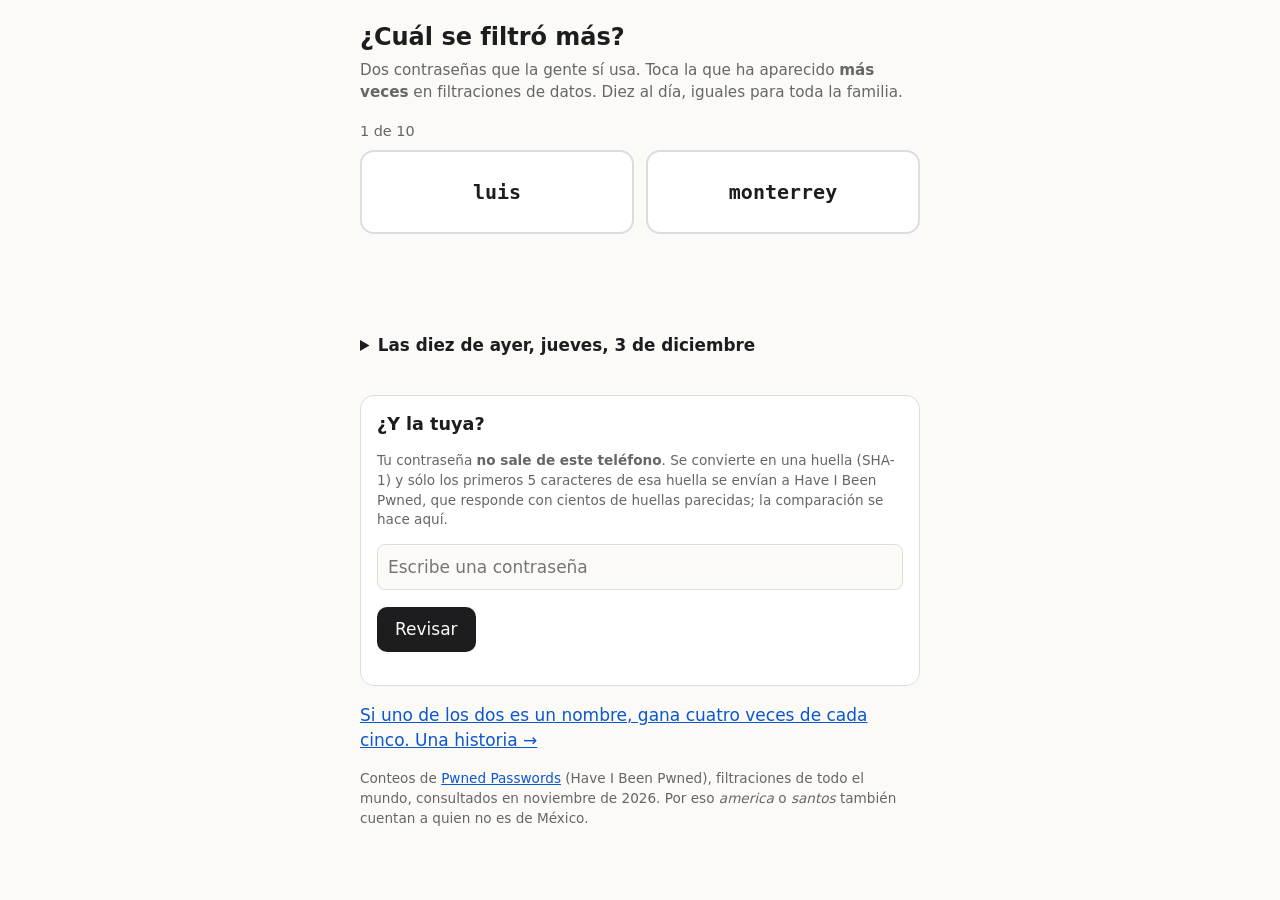
<file: index.html>
<!doctype html>
<html lang="es-MX">
<head>
<meta charset="utf-8">
<meta name="viewport" content="width=device-width, initial-scale=1">
<title>¿Cuál se filtró más? · un juego diario de contraseñas</title>
<meta name="description" content="Dos contraseñas que se usan en México: toca la que aparece más en filtraciones de datos. Diez pares al día, los mismos para todos.">
<meta property="og:type" content="website">
<meta property="og:url" content="https://matmat202.github.io/cual-se-filtro/">
<meta property="og:title" content="¿Cuál se filtró más?">
<meta property="og:description" content="Dos contraseñas que se usan en México: ¿cuál aparece más en filtraciones? Diez al día.">
<meta property="og:image" content="https://matmat202.github.io/cual-se-filtro/icons/card.png">
<meta property="og:image:width" content="1200">
<meta property="og:image:height" content="630">
<meta property="og:locale" content="es_MX">
<meta name="twitter:card" content="summary_large_image">
<link rel="apple-touch-icon" href="icons/icon-180.png">
<style>
  :root { --bg:#fbfaf7; --fg:#1d1d1f; --mute:#666; --ok:#1a7f37; --bad:#b42318; --warn:#8a5300; --card:#fff; --line:#ddd; --accent:#b42318; --link:#0b57d0; }
  @media (prefers-color-scheme: dark) { :root { --bg:#141414; --fg:#eee; --mute:#aaa; --ok:#4ac26b; --bad:#ff6b5e; --warn:#f0b54a; --card:#1f1f1f; --line:#333; --accent:#ff6b5e; --link:#8ab4f8; } }
  body { margin:0; font:17px/1.45 system-ui, sans-serif; background:var(--bg); color:var(--fg); }
  main { max-width:560px; margin:0 auto; padding:20px 16px 48px; }
  h1 { font-size:1.5rem; margin:0 0 4px; }
  .sub { color:var(--mute); margin:0 0 18px; font-size:.95rem; }
  .progress { color:var(--mute); font-size:.9rem; margin-bottom:8px; }
  .pair { display:grid; grid-template-columns:1fr 1fr; gap:12px; }
  button.pw { font:600 1.25rem ui-monospace, monospace; padding:28px 8px; border-radius:14px;
    border:2px solid var(--line); background:var(--card); color:var(--fg); cursor:pointer; overflow-wrap:anywhere; }
  button.pw:disabled { cursor:default; }
  button.pw.win { border-color:var(--ok); } button.pw.lose { opacity:.75; }
  .n { display:block; font:400 .95rem system-ui, sans-serif; color:var(--mute); margin-top:8px; }
  #verdict { min-height:3em; margin:14px 0 8px; }
  .ok { color:var(--ok); font-weight:600; } .bad { color:var(--bad); font-weight:600; } .warn { color:var(--warn); font-weight:600; }
  button.next { font:inherit; padding:10px 18px; border-radius:10px; border:0; background:var(--fg); color:var(--bg); cursor:pointer; }
  section.box { margin-top:32px; padding:16px; border:1px solid var(--line); border-radius:14px; background:var(--card); }
  section.box h2 { font-size:1.1rem; margin:0 0 6px; }
  input[type=password] { font:inherit; width:100%; box-sizing:border-box; padding:10px; border-radius:8px; border:1px solid var(--line); background:var(--bg); color:var(--fg); }
  .small { color:var(--mute); font-size:.85rem; }
  a { color:var(--link); }
  h2.rev { font-size:1.1rem; margin:22px 0 2px; }
  ol.review { list-style:none; padding:0; margin:8px 0 18px; }
  ol.review li { display:grid; grid-template-columns:1.6em 1fr auto 1fr; gap:6px; align-items:baseline; padding:8px 0; border-bottom:1px solid var(--line); }
  ol.review .w { font-family:ui-monospace, monospace; overflow-wrap:anywhere; }
  ol.review .w b { font-weight:600; }
  ol.review .picked b { text-decoration:underline; text-underline-offset:3px; text-decoration-thickness:2px; }
  ol.review .c { display:block; font:400 .85rem system-ui, sans-serif; color:var(--mute); }
  ol.review .gt { color:var(--mute); }
  ol.review.plain li { grid-template-columns:1fr auto 1fr; }
  details.ayer { margin-top:28px; }
  details.ayer summary { cursor:pointer; font-weight:600; font-size:1.05rem; padding:6px 0; }
  [hidden] { display:none !important; }
</style>
</head>
<body>
<main>
  <h1>¿Cuál se filtró más?</h1>
  <p class="sub">Dos contraseñas que la gente sí usa. Toca la que ha aparecido <b>más veces</b> en filtraciones de datos. Diez al día, iguales para toda la familia.</p>

  <div id="game">
    <div class="progress" id="progress"></div>
    <div class="pair" id="pair"></div>
    <div id="verdict" aria-live="polite"></div>
    <button class="next" id="next" hidden>Siguiente</button>
  </div>
  <div id="done" hidden>
    <p id="score" class="ok"></p>
    <p id="share-line"></p>
    <p id="streak"></p>
    <p><button class="next" id="share">Compartir resultado</button></p>
    <p id="share-out" class="small" aria-live="polite" style="white-space:pre-line"></p>
    <h2 class="rev">Las diez de hoy</h2>
    <p class="small">Primero la que se filtró más; subrayada, la que tocaste. Las cifras son veces vistas en filtraciones.</p>
    <ol id="review" class="review"></ol>
    <p>Si alguna de estas es tu contraseña, cámbiala: quien roba cuentas prueba primero estas listas. Mejor una frase larga que sólo tú sepas (por ejemplo cuatro palabras al azar) y un gestor de contraseñas.</p>
  </div>

  <details id="ayer" class="ayer" hidden>
    <summary>Las diez de ayer, <span id="ayer-date"></span></summary>
    <p class="small">Primero la que se filtró más. Por si no jugaste ayer, o para discutirlo en el chat.</p>
    <ol id="ayer-list" class="review plain"></ol>
  </details>

  <section class="box">
    <h2>¿Y la tuya?</h2>
    <p class="small">Tu contraseña <b>no sale de este teléfono</b>. Se convierte en una huella (SHA-1) y sólo los primeros 5 caracteres de esa huella se envían a Have I Been Pwned, que responde con cientos de huellas parecidas; la comparación se hace aquí.</p>
    <input type="password" id="mine" autocomplete="off" enterkeyhint="go" placeholder="Escribe una contraseña">
    <p><button class="next" id="check">Revisar</button></p>
    <p id="mine-out" aria-live="polite"></p>
  </section>

  <p><a href="story/">Si uno de los dos es un nombre, gana cuatro veces de cada cinco. Una historia →</a></p>
  <p class="small">Conteos de <a href="https://haveibeenpwned.com/Passwords">Pwned Passwords</a> (Have I Been Pwned), filtraciones de todo el mundo, consultados en noviembre de 2026. Por eso <i>america</i> o <i>santos</i> también cuentan a quien no es de México.</p>
</main>
<script src="counts.js"></script>
<script src="leak-logic.js"></script>
<script src="app.js"></script>
</body>
</html>
</file>
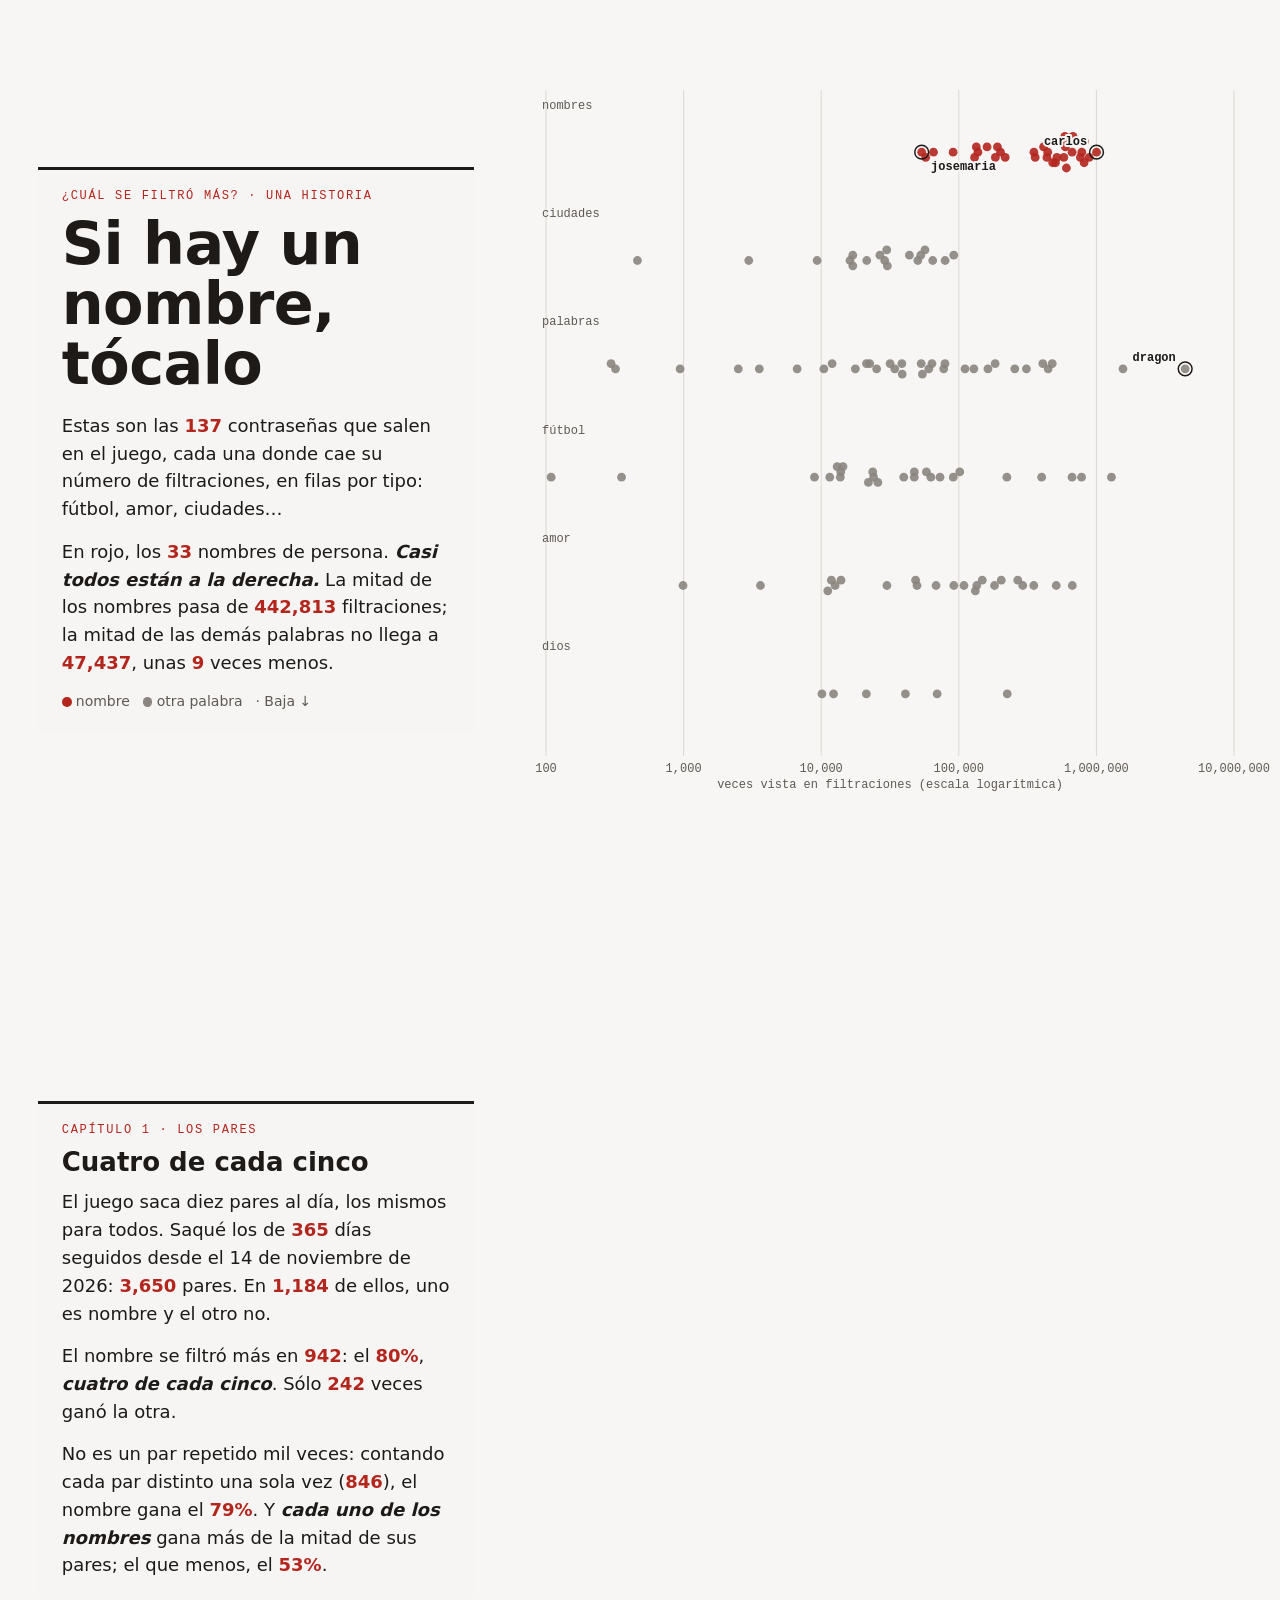
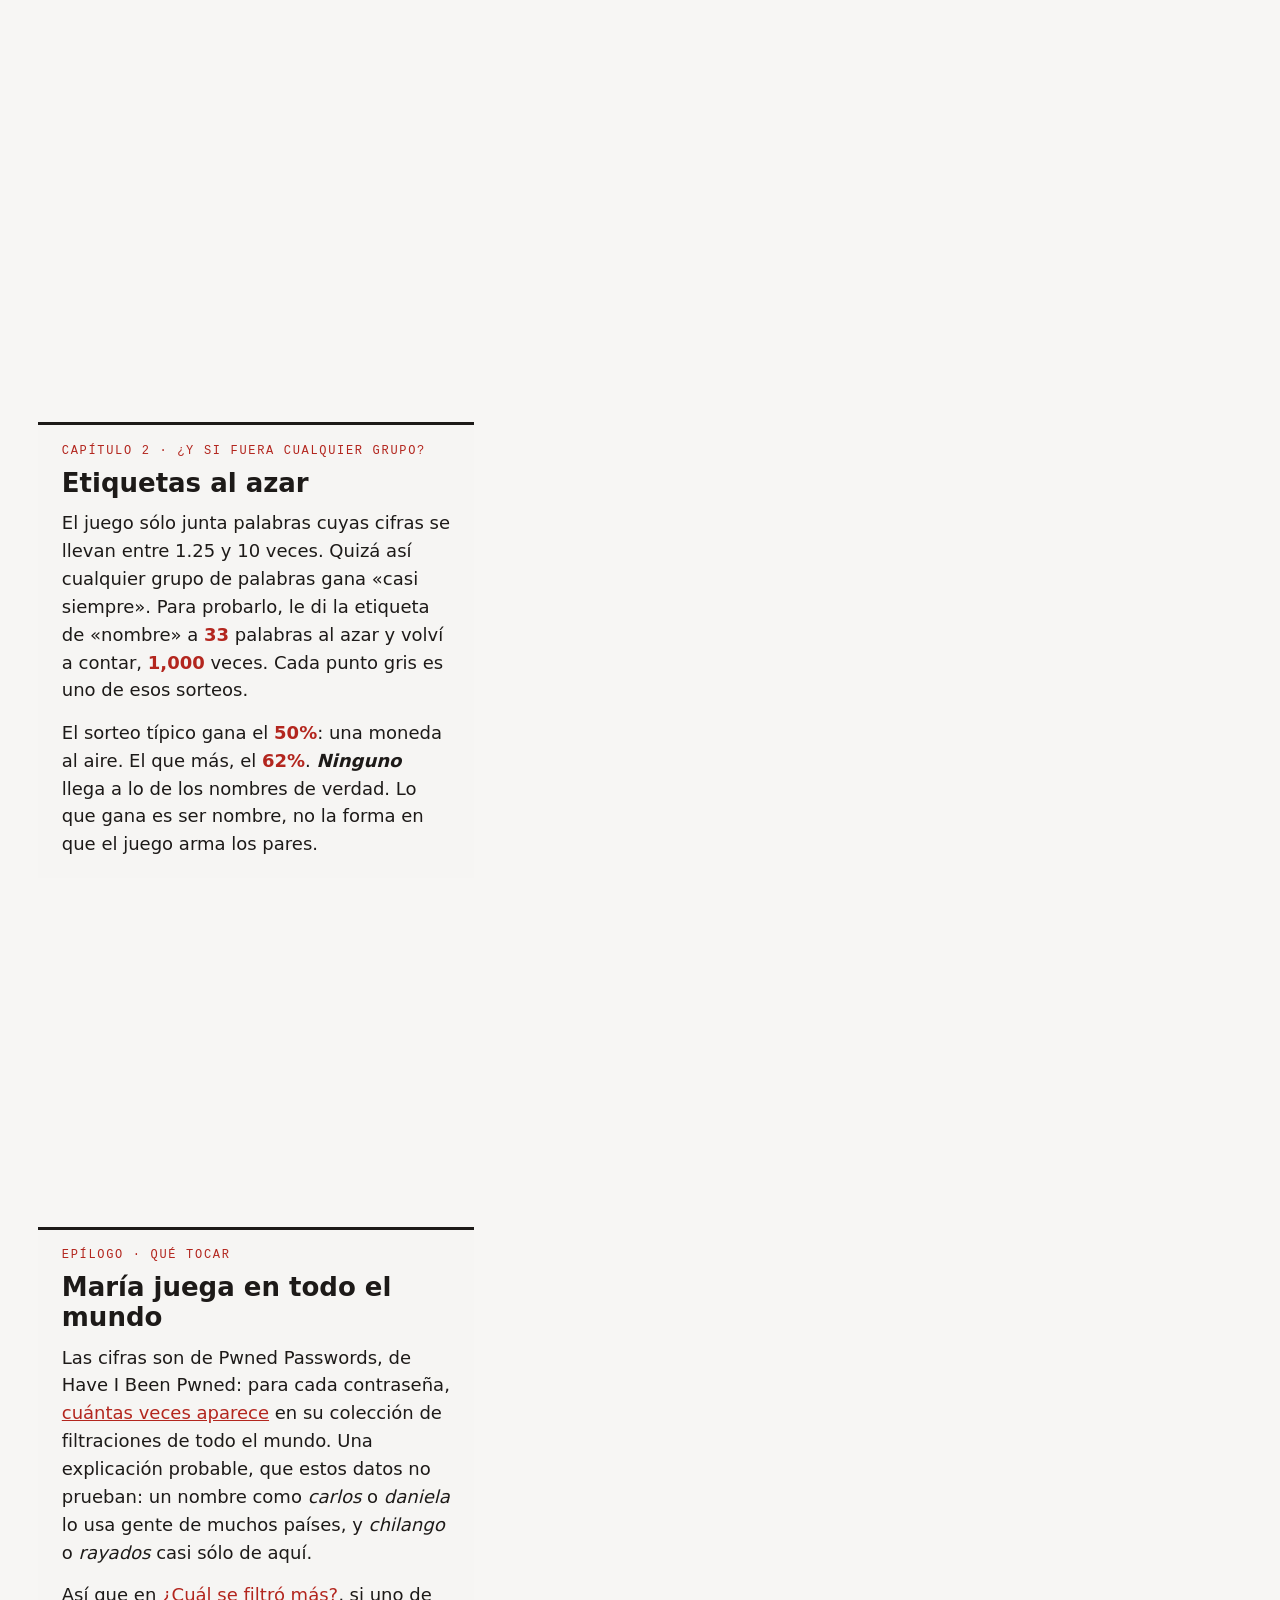
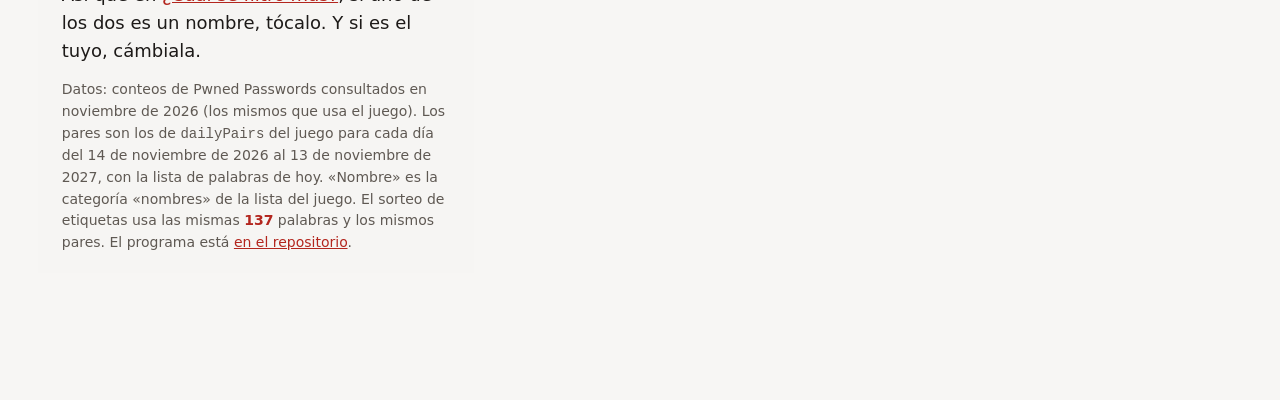
<file: story/index.html>
<!doctype html>
<html lang="es-MX">
<head>
<meta charset="utf-8">
<meta name="viewport" content="width=device-width, initial-scale=1">
<title>Si hay un nombre, tócalo · ¿Cuál se filtró más?, una historia</title>
<meta name="description" content="Una historia de ¿Cuál se filtró más?: en un año de partidas, cuando uno de los dos es un nombre de persona, el nombre se filtró más cuatro veces de cada cinco. Dale la etiqueta de «nombre» a 1,000 grupos de palabras al azar y ninguno gana tanto.">
<link rel="stylesheet" href="style.css">
</head>
<body>
<div id="plot" aria-hidden="true"></div>
<p id="err" role="alert"></p>
<main>

<section class="step" data-step="words"><div>
  <p class="kicker">¿Cuál se filtró más? · una historia</p>
  <h1>Si hay un nombre, tócalo</h1>
  <p>Estas son las <b data-fact="n_play"></b> contraseñas que salen en el juego, cada una
  donde cae su número de filtraciones, en filas por tipo: fútbol, amor, ciudades…</p>
  <p>En rojo, los <b data-fact="n_names"></b> nombres de persona.
  <span class="w">Casi todos están a la derecha.</span> La mitad de los nombres pasa de
  <b data-fact="med_name"></b> filtraciones; la mitad de las demás palabras no llega a
  <b data-fact="med_other"></b>, unas <b data-fact="med_x"></b> veces menos.</p>
  <p class="small"><span class="k up">nombre</span> <span class="k down">otra palabra</span> · Baja ↓</p>
</div></section>

<section class="step" data-step="pairs"><div>
  <p class="kicker">Capítulo 1 · Los pares</p>
  <h2>Cuatro de cada cinco</h2>
  <p>El juego saca diez pares al día, los mismos para todos. Saqué los de
  <b data-fact="days"></b> días seguidos desde el 14 de noviembre de 2026:
  <b data-fact="n_pairs"></b> pares. En <b data-fact="n_mixed"></b> de ellos, uno es nombre y
  el otro no.</p>
  <p>El nombre se filtró más en <b data-fact="won"></b>: el <b data-fact="rate"></b>,
  <span class="w">cuatro de cada cinco</span>. Sólo <b data-fact="lost"></b> veces ganó la otra.</p>
  <p>No es un par repetido mil veces: contando cada par distinto una sola vez
  (<b data-fact="n_uniq"></b>), el nombre gana el <b data-fact="uniq_rate"></b>. Y
  <span class="w">cada uno de los nombres</span> gana más de la mitad de sus pares; el que
  menos, el <b data-fact="worst"></b>.</p>
</div></section>

<section class="step" data-step="shuffle"><div>
  <p class="kicker">Capítulo 2 · ¿Y si fuera cualquier grupo?</p>
  <h2>Etiquetas al azar</h2>
  <p>El juego sólo junta palabras cuyas cifras se llevan entre 1.25 y 10 veces. Quizá así
  cualquier grupo de palabras gana «casi siempre». Para probarlo, le di la etiqueta de
  «nombre» a <b data-fact="n_names"></b> palabras al azar y volví a contar, <b data-fact="n_sh"></b>
  veces. Cada punto gris es uno de esos sorteos.</p>
  <p>El sorteo típico gana el <b data-fact="sh_med"></b>: una moneda al aire. El que más,
  el <b data-fact="sh_max"></b>. <span class="w">Ninguno</span> llega a lo de los nombres de
  verdad. Lo que gana es ser nombre, no la forma en que el juego arma los pares.</p>
</div></section>

<section class="step" data-step="words"><div>
  <p class="kicker">Epílogo · Qué tocar</p>
  <h2>María juega en todo el mundo</h2>
  <p>Las cifras son de Pwned Passwords, de Have I Been Pwned: para cada contraseña,
  <a href="https://haveibeenpwned.com/API/v3#PwnedPasswords">cuántas veces aparece</a> en
  su colección de filtraciones de todo el mundo. Una explicación probable, que estos
  datos no prueban: un nombre como <i>carlos</i> o <i>daniela</i> lo usa gente de muchos
  países, y <i>chilango</i> o <i>rayados</i> casi sólo de aquí.</p>
  <p>Así que en <a href="../">¿Cuál se filtró más?</a>, si uno de los dos es un nombre,
  tócalo. Y si es el tuyo, cámbiala.</p>
  <p class="small">Datos: conteos de Pwned Passwords consultados en noviembre de 2026 (los
  mismos que usa el juego). Los pares son los de <code>dailyPairs</code> del juego para
  cada día del 14 de noviembre de 2026 al 13 de noviembre de 2027, con la lista de palabras
  de hoy. «Nombre» es la categoría «nombres» de la lista del juego. El sorteo de etiquetas
  usa las mismas <b data-fact="n_play"></b> palabras y los mismos pares. El programa está
  <a href="https://github.com/matmat202/cual-se-filtro/blob/main/story/build_story.py">en el repositorio</a>.</p>
</div></section>

</main>
<script type="module" src="story.js"></script>
</body>
</html>
</file>
<file: story/style.css>
:root { --paper: #f7f6f4; --ink: #1d1a18; --mute: #5f5953; --red: #b3261e; --far: #8a857e; --land: #e4e1da; }
* { box-sizing: border-box; }
html { background: var(--paper); color: var(--ink); }
body { margin: 0; font: 18px/1.55 system-ui, -apple-system, 'Segoe UI', sans-serif; }
/* The plot box: the SVG fills it; % labels hang left of it, slide labels below it. */
#plot { position: fixed; z-index: 0; pointer-events: none; left: 42vw; right: 3vw; top: 10vh; bottom: 16vh; }
#chart { position: absolute; inset: 0; width: 100%; height: 100%; overflow: visible; }
#chart g > circle { transition: transform .8s ease, fill .5s, opacity .5s, r .8s; }
#chart g { transition: opacity .6s; }
#chart line.grid { stroke: #dcd8d1; stroke-width: 1; }
#chart text { font: 12px/1 ui-monospace, Menlo, monospace; }
#chart .tick { fill: var(--mute); }
#chart .end { text-anchor: end; } #chart .mid { text-anchor: middle; }
#chart .ring { fill: none; stroke: var(--ink); stroke-width: 1.5; }
#chart .lab { fill: var(--ink); font-weight: 700; paint-order: stroke; stroke: var(--paper); stroke-width: 4px; stroke-linejoin: round; }
main { position: relative; z-index: 3; width: 34vw; margin-left: 3vw; }
.step { min-height: 100vh; display: flex; align-items: center; }
.step > div { background: rgba(247,246,244,.94); padding: 1.1em 1.3em; border-top: 3px solid var(--ink); }
h1 { font: 700 clamp(34px, 4.6vw, 64px)/1.02 system-ui, sans-serif; margin: 0 0 .3em; letter-spacing: -.01em; }
h2 { font: 700 26px/1.15 system-ui, sans-serif; margin: 0 0 .4em; }
.kicker { font: 12px/1 ui-monospace, Menlo, monospace; letter-spacing: .14em; text-transform: uppercase; color: var(--red); margin: 0 0 1em; }
p { margin: 0 0 .8em; }
p:last-child { margin-bottom: 0; }
b[data-fact] { color: var(--red); font-variant-numeric: tabular-nums; }
.w { font-style: italic; font-weight: 700; }
.small { font-size: 14px; color: var(--mute); }
a { color: var(--red); }
#err { display: none; }
body.failed #err { display: block; position: fixed; z-index: 9; left: 44vw; top: 40vh; color: var(--red); }
@media (max-width: 760px) {
  body { font-size: 16px; }
  #plot { left: 11vw; right: 4vw; top: 4vh; bottom: 66vh; }
  main { width: auto; margin: 0 4vw; }
  .step { align-items: flex-start; padding-top: 42vh; padding-bottom: 6vh; min-height: 100vh; }
  #chart text { font-size: 10px; }
}
#chart line.zero { stroke: var(--ink); stroke-width: 1; opacity: .5; }
.k { white-space: nowrap; margin-right: .6em; }
.k::before { content: ''; display: inline-block; width: .7em; height: .7em; border-radius: 50%; margin-right: .3em; vertical-align: -.05em; }
.k.up::before { background: var(--red); } .k.down::before { background: var(--far); }
#chart .cat { fill: var(--mute); }
#chart line.tail { stroke: var(--ink); stroke-width: 1.5; opacity: .45; }
</file>
